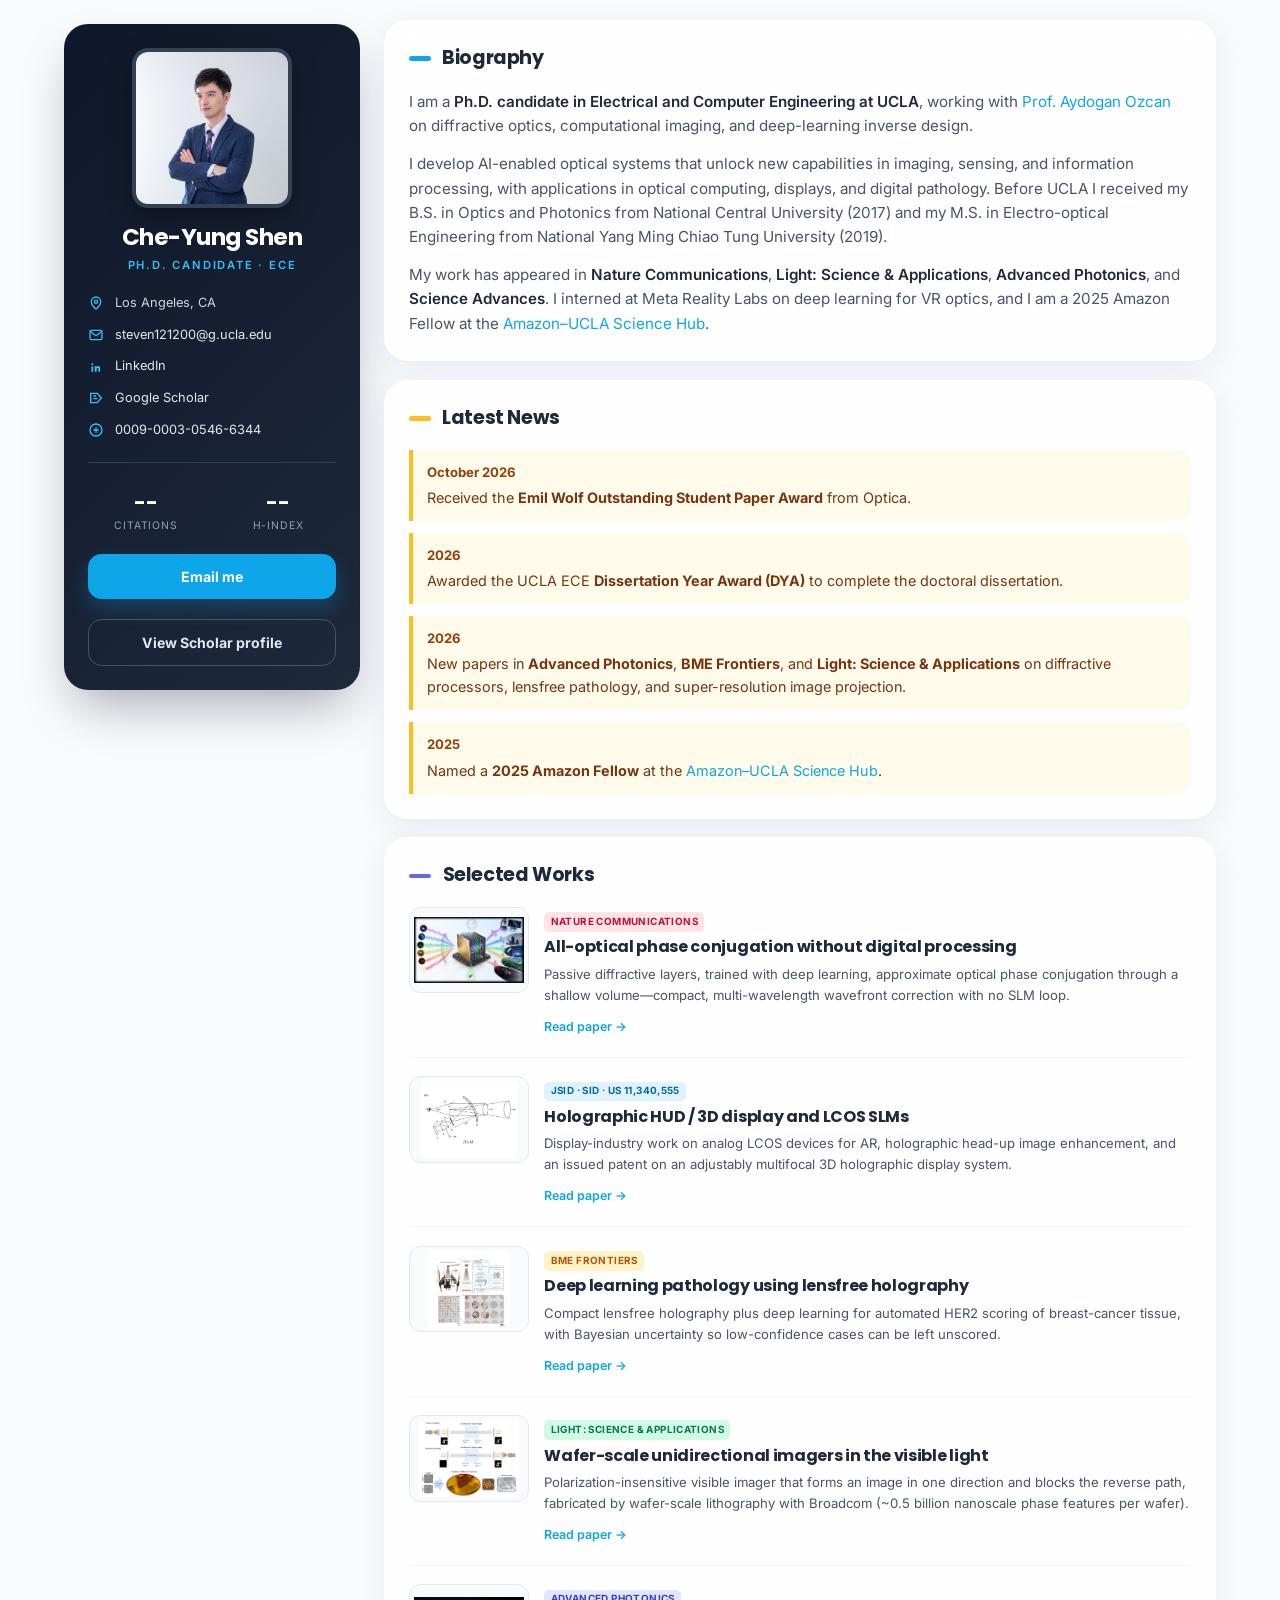
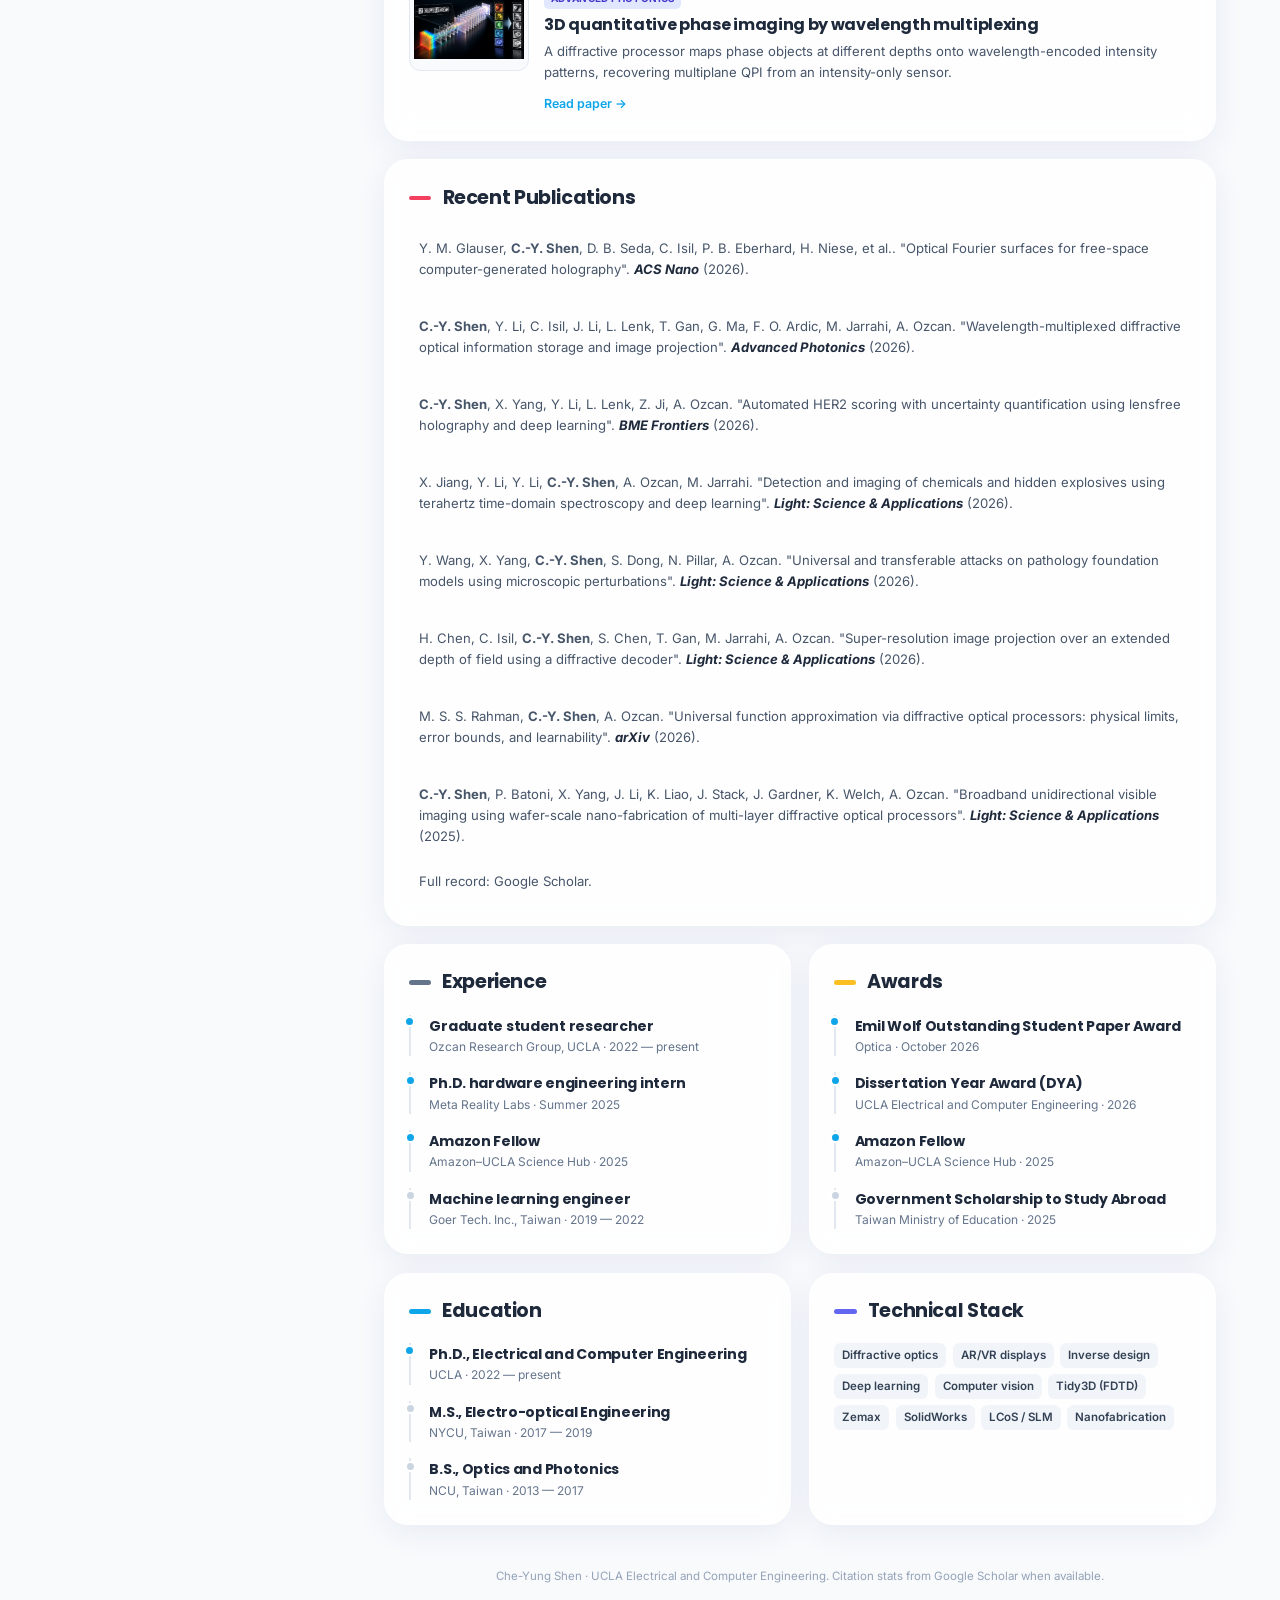
<file: index.html>
<!DOCTYPE html>
<html lang="en">
  <head>
    <meta charset="utf-8" />
    <meta name="viewport" content="width=device-width, initial-scale=1" />
    <title>Che-Yung Shen | Optics, computational imaging, AR/VR</title>
    <meta
      name="description"
      content="Che-Yung Shen is a Ph.D. candidate in Electrical and Computer Engineering at UCLA. His work covers diffractive optics, computational imaging, and AR/VR display hardware."
    />
    <link rel="icon" href="assets/portrait.svg" type="image/svg+xml" />
    <link rel="preconnect" href="https://fonts.googleapis.com" />
    <link rel="preconnect" href="https://fonts.gstatic.com" crossorigin />
    <link
      href="https://fonts.googleapis.com/css2?family=Inter:wght@400;600;700&family=Poppins:wght@600;700&display=swap"
      rel="stylesheet"
    />
    <link rel="stylesheet" href="styles.css" />
  </head>
  <body>
    <a class="skip" href="#biography">Skip to content</a>

    <div class="page">
      <aside class="sidebar">
        <div class="sidebar-inner">
          <div class="portrait">
            <img
              src="assets/portrait.jpg"
              alt="Che-Yung Shen in a navy three-piece suit, standing against a light grey background"
            />
          </div>
          <h1>Che-Yung Shen</h1>
          <p class="role">Ph.D. Candidate · ECE</p>

          <div class="contact">
            <div class="contact-row">
              <svg viewBox="0 0 24 24" fill="none" stroke="currentColor" stroke-width="2" aria-hidden="true">
                <path d="M12 21s7-5.4 7-11a7 7 0 1 0-14 0c0 5.6 7 11 7 11z" />
                <circle cx="12" cy="10" r="2.4" />
              </svg>
              <span>Los Angeles, CA</span>
            </div>
            <div class="contact-row">
              <svg viewBox="0 0 24 24" fill="none" stroke="currentColor" stroke-width="2" aria-hidden="true">
                <rect x="3" y="5" width="18" height="14" rx="2" />
                <path d="m4 7 8 6 8-6" />
              </svg>
              <a href="mailto:steven121200@g.ucla.edu">steven121200@g.ucla.edu</a>
            </div>
            <div class="contact-row">
              <svg viewBox="0 0 24 24" fill="currentColor" aria-hidden="true">
                <path d="M6.5 9.5A1.5 1.5 0 1 1 6.5 6.5 1.5 1.5 0 0 1 6.5 9.5zM5.2 10.7h2.6V19H5.2zM10 10.7h2.5v1.13h.04c.35-.66 1.2-1.35 2.47-1.35 2.64 0 3.13 1.74 3.13 4V19h-2.6v-3.6c0-.86-.02-1.96-1.2-1.96-1.2 0-1.38.93-1.38 1.9V19H10z" />
              </svg>
              <a href="https://www.linkedin.com/in/che-yung-shen-03609b188" target="_blank" rel="noopener noreferrer">LinkedIn</a>
            </div>
            <div class="contact-row">
              <svg viewBox="0 0 24 24" fill="none" stroke="currentColor" stroke-width="2" aria-hidden="true">
                <path d="M4 19V5h10l6 7-6 7H4z" />
                <path d="M8 9h4M8 13h6" />
              </svg>
              <a href="https://scholar.google.com/citations?user=XcXcmNsAAAAJ&amp;hl=en" target="_blank" rel="noopener noreferrer">Google Scholar</a>
            </div>
            <div class="contact-row">
              <svg viewBox="0 0 24 24" fill="none" stroke="currentColor" stroke-width="2" aria-hidden="true">
                <circle cx="12" cy="12" r="9" />
                <path d="M8 12h8M12 8v8" />
              </svg>
              <a href="https://orcid.org/0009-0003-0546-6344" target="_blank" rel="noopener noreferrer">0009-0003-0546-6344</a>
            </div>
          </div>

          <div class="stats">
            <div>
              <p class="stat-value" id="total-citations">--</p>
              <p class="stat-label">Citations</p>
            </div>
            <div>
              <p class="stat-value" id="h-index">--</p>
              <p class="stat-label">h-index</p>
            </div>
          </div>

          <a class="cta" href="mailto:steven121200@g.ucla.edu">Email me</a>
          <a class="cta cta-ghost" href="https://scholar.google.com/citations?user=XcXcmNsAAAAJ&amp;hl=en" target="_blank" rel="noopener noreferrer">View Scholar profile</a>
        </div>
      </aside>

      <main class="content">
        <section class="card" id="biography">
          <h2 class="section-title"><span class="bar"></span> Biography</h2>
          <div class="prose">
            <p>
              I am a <strong>Ph.D. candidate in Electrical and Computer Engineering at UCLA</strong>,
              working with
              <a href="https://www.ee.ucla.edu/aydogan-ozcan/" target="_blank" rel="noopener noreferrer">Prof. Aydogan Ozcan</a>
              on diffractive optics, computational imaging, and deep-learning inverse design.
            </p>
            <p>
              I develop AI-enabled optical systems that unlock new capabilities in imaging, sensing,
              and information processing, with applications in optical computing, displays, and digital pathology.
              Before UCLA I received my B.S. in Optics and Photonics from National Central University (2017)
              and my M.S. in Electro-optical Engineering from National Yang Ming Chiao Tung University (2019).
            </p>
            <p>
              My work has appeared in <strong>Nature Communications</strong>,
              <strong>Light: Science &amp; Applications</strong>,
              <strong>Advanced Photonics</strong>, and
              <strong>Science Advances</strong>.
              I interned at Meta Reality Labs on deep learning for VR optics, and I am a 2025 Amazon Fellow
              at the
              <a href="https://www.sciencehub.ucla.edu/2025-amazon-fellows/" target="_blank" rel="noopener noreferrer">Amazon–UCLA Science Hub</a>.
            </p>
          </div>
        </section>

        <section class="card" id="news">
          <h2 class="section-title"><span class="bar bar-amber"></span> Latest News</h2>
          <div class="news-list">
            <article class="news">
              <p class="when">October 2026</p>
              <p>Received the <strong>Emil Wolf Outstanding Student Paper Award</strong> from Optica.</p>
            </article>
            <article class="news">
              <p class="when">2026</p>
              <p>Awarded the UCLA ECE <strong>Dissertation Year Award (DYA)</strong> to complete the doctoral dissertation.</p>
            </article>
            <article class="news">
              <p class="when">2026</p>
              <p>
                New papers in <strong>Advanced Photonics</strong>, <strong>BME Frontiers</strong>, and
                <strong>Light: Science &amp; Applications</strong> on diffractive processors, lensfree pathology,
                and super-resolution image projection.
              </p>
            </article>
            <article class="news">
              <p class="when">2025</p>
              <p>
                Named a <strong>2025 Amazon Fellow</strong> at the
                <a href="https://www.sciencehub.ucla.edu/2025-amazon-fellows/" target="_blank" rel="noopener noreferrer">Amazon–UCLA Science Hub</a>.
              </p>
            </article>
          </div>
        </section>

        <section class="card" id="work">
          <h2 class="section-title"><span class="bar bar-indigo"></span> Selected Works</h2>
          <div class="work-list">
            <article class="work-item">
              <img src="assets/work/toc-opc.jpg" alt="Figure: all-optical diffractive processor mapping multi-domain inputs through stacked layers to imaging, sensing, and computing applications" />
              <div>
                <span class="badge badge-rose">Nature Communications</span>
                <h3>All-optical phase conjugation without digital processing</h3>
                <p>
                  Passive diffractive layers, trained with deep learning, approximate optical phase conjugation
                  through a shallow volume—compact, multi-wavelength wavefront correction with no SLM loop.
                </p>
                <a class="read" href="https://doi.org/10.1038/s41467-024-49304-y" target="_blank" rel="noopener noreferrer">Read paper →</a>
              </div>
            </article>
            <article class="work-item">
              <img src="assets/work/toc-lcos.jpg" alt="Patent figure: optical layout of an adjustably multifocal 3D holographic display / HUD system" />
              <div>
                <span class="badge badge-sky">JSID · SID · US 11,340,555</span>
                <h3>Holographic HUD / 3D display and LCOS SLMs</h3>
                <p>
                  Display-industry work on analog LCOS devices for AR, holographic head-up image enhancement,
                  and an issued patent on an adjustably multifocal 3D holographic display system.
                </p>
                <a class="read" href="https://doi.org/10.1002/jsid.881" target="_blank" rel="noopener noreferrer">Read paper →</a>
              </div>
            </article>
            <article class="work-item">
              <img src="assets/work/toc-her2.jpg" alt="Figure: lensfree holography setup and deep-learning pipeline for automated HER2 scoring with uncertainty quantification" />
              <div>
                <span class="badge badge-amber">BME Frontiers</span>
                <h3>Deep learning pathology using lensfree holography</h3>
                <p>
                  Compact lensfree holography plus deep learning for automated HER2 scoring of breast-cancer tissue,
                  with Bayesian uncertainty so low-confidence cases can be left unscored.
                </p>
                <a class="read" href="https://doi.org/10.34133/bmef.0278" target="_blank" rel="noopener noreferrer">Read paper →</a>
              </div>
            </article>
            <article class="work-item">
              <img src="assets/work/toc-unidirectional.jpg" alt="TOC figure: unidirectional visible imager, forward imaging versus reverse blocking, and wafer-scale diffractive processors" />
              <div>
                <span class="badge badge-emerald">Light: Science &amp; Applications</span>
                <h3>Wafer-scale unidirectional imagers in the visible light</h3>
                <p>
                  Polarization-insensitive visible imager that forms an image in one direction and blocks the reverse path,
                  fabricated by wafer-scale lithography with Broadcom (~0.5 billion nanoscale phase features per wafer).
                </p>
                <a class="read" href="https://doi.org/10.1038/s41377-025-01971-2" target="_blank" rel="noopener noreferrer">Read paper →</a>
              </div>
            </article>
            <article class="work-item">
              <img src="assets/work/toc-qpi.png" alt="Figure: stacked phase objects pass through a wavelength-multiplexed diffractive processor to a color intensity image and recovered multiplane phase maps" />
              <div>
                <span class="badge badge-indigo">Advanced Photonics</span>
                <h3>3D quantitative phase imaging by wavelength multiplexing</h3>
                <p>
                  A diffractive processor maps phase objects at different depths onto wavelength-encoded intensity patterns,
                  recovering multiplane QPI from an intensity-only sensor.
                </p>
                <a class="read" href="https://doi.org/10.1117/1.AP.6.5.056003" target="_blank" rel="noopener noreferrer">Read paper →</a>
              </div>
            </article>
          </div>
        </section>

        <section class="card" id="publications">
          <h2 class="section-title"><span class="bar bar-rose"></span> Recent Publications</h2>
          <div class="compact-list" id="pub-list"></div>
          <p class="pub full-record">
            Full record:
            <a href="https://scholar.google.com/citations?user=XcXcmNsAAAAJ&amp;hl=en" target="_blank" rel="noopener noreferrer">Google Scholar</a>.
          </p>
        </section>

        <div class="two-col">
          <section class="card" id="experience">
            <h2 class="section-title"><span class="bar bar-slate"></span> Experience</h2>
            <div class="timeline">
              <div class="tl-item">
                <h3>Graduate student researcher</h3>
                <p>Ozcan Research Group, UCLA · 2022 — present</p>
              </div>
              <div class="tl-item">
                <h3>Ph.D. hardware engineering intern</h3>
                <p>Meta Reality Labs · Summer 2025</p>
              </div>
              <div class="tl-item">
                <h3>Amazon Fellow</h3>
                <p>Amazon–UCLA Science Hub · 2025</p>
              </div>
              <div class="tl-item is-muted">
                <h3>Machine learning engineer</h3>
                <p>Goer Tech. Inc., Taiwan · 2019 — 2022</p>
              </div>
            </div>
          </section>

          <section class="card" id="awards">
            <h2 class="section-title"><span class="bar bar-amber"></span> Awards</h2>
            <div class="timeline">
              <div class="tl-item">
                <h3>Emil Wolf Outstanding Student Paper Award</h3>
                <p>Optica · October 2026</p>
              </div>
              <div class="tl-item">
                <h3>Dissertation Year Award (DYA)</h3>
                <p>UCLA Electrical and Computer Engineering · 2026</p>
              </div>
              <div class="tl-item">
                <h3>Amazon Fellow</h3>
                <p>Amazon–UCLA Science Hub · 2025</p>
              </div>
              <div class="tl-item is-muted">
                <h3>Government Scholarship to Study Abroad</h3>
                <p>Taiwan Ministry of Education · 2025</p>
              </div>
            </div>
          </section>
        </div>

        <div class="two-col">
          <section class="card" id="education">
            <h2 class="section-title"><span class="bar"></span> Education</h2>
            <div class="timeline">
              <div class="tl-item">
                <h3>Ph.D., Electrical and Computer Engineering</h3>
                <p>UCLA · 2022 — present</p>
              </div>
              <div class="tl-item is-muted">
                <h3>M.S., Electro-optical Engineering</h3>
                <p>NYCU, Taiwan · 2017 — 2019</p>
              </div>
              <div class="tl-item is-muted">
                <h3>B.S., Optics and Photonics</h3>
                <p>NCU, Taiwan · 2013 — 2017</p>
              </div>
            </div>
          </section>

          <section class="card" id="skills">
            <h2 class="section-title"><span class="bar bar-indigo"></span> Technical Stack</h2>
            <div class="chips">
              <span class="chip">Diffractive optics</span>
              <span class="chip">AR/VR displays</span>
              <span class="chip">Inverse design</span>
              <span class="chip">Deep learning</span>
              <span class="chip">Computer vision</span>
              <span class="chip">Tidy3D (FDTD)</span>
              <span class="chip">Zemax</span>
              <span class="chip">SolidWorks</span>
              <span class="chip">LCoS / SLM</span>
              <span class="chip">Nanofabrication</span>
            </div>
          </section>
        </div>

        <footer class="site-footer">
          Che-Yung Shen · UCLA Electrical and Computer Engineering.
          Citation stats from Google Scholar when available.
        </footer>
      </main>
    </div>

    <script src="data/publications.js"></script>
    <script src="script.js"></script>
  </body>
</html>
</file>
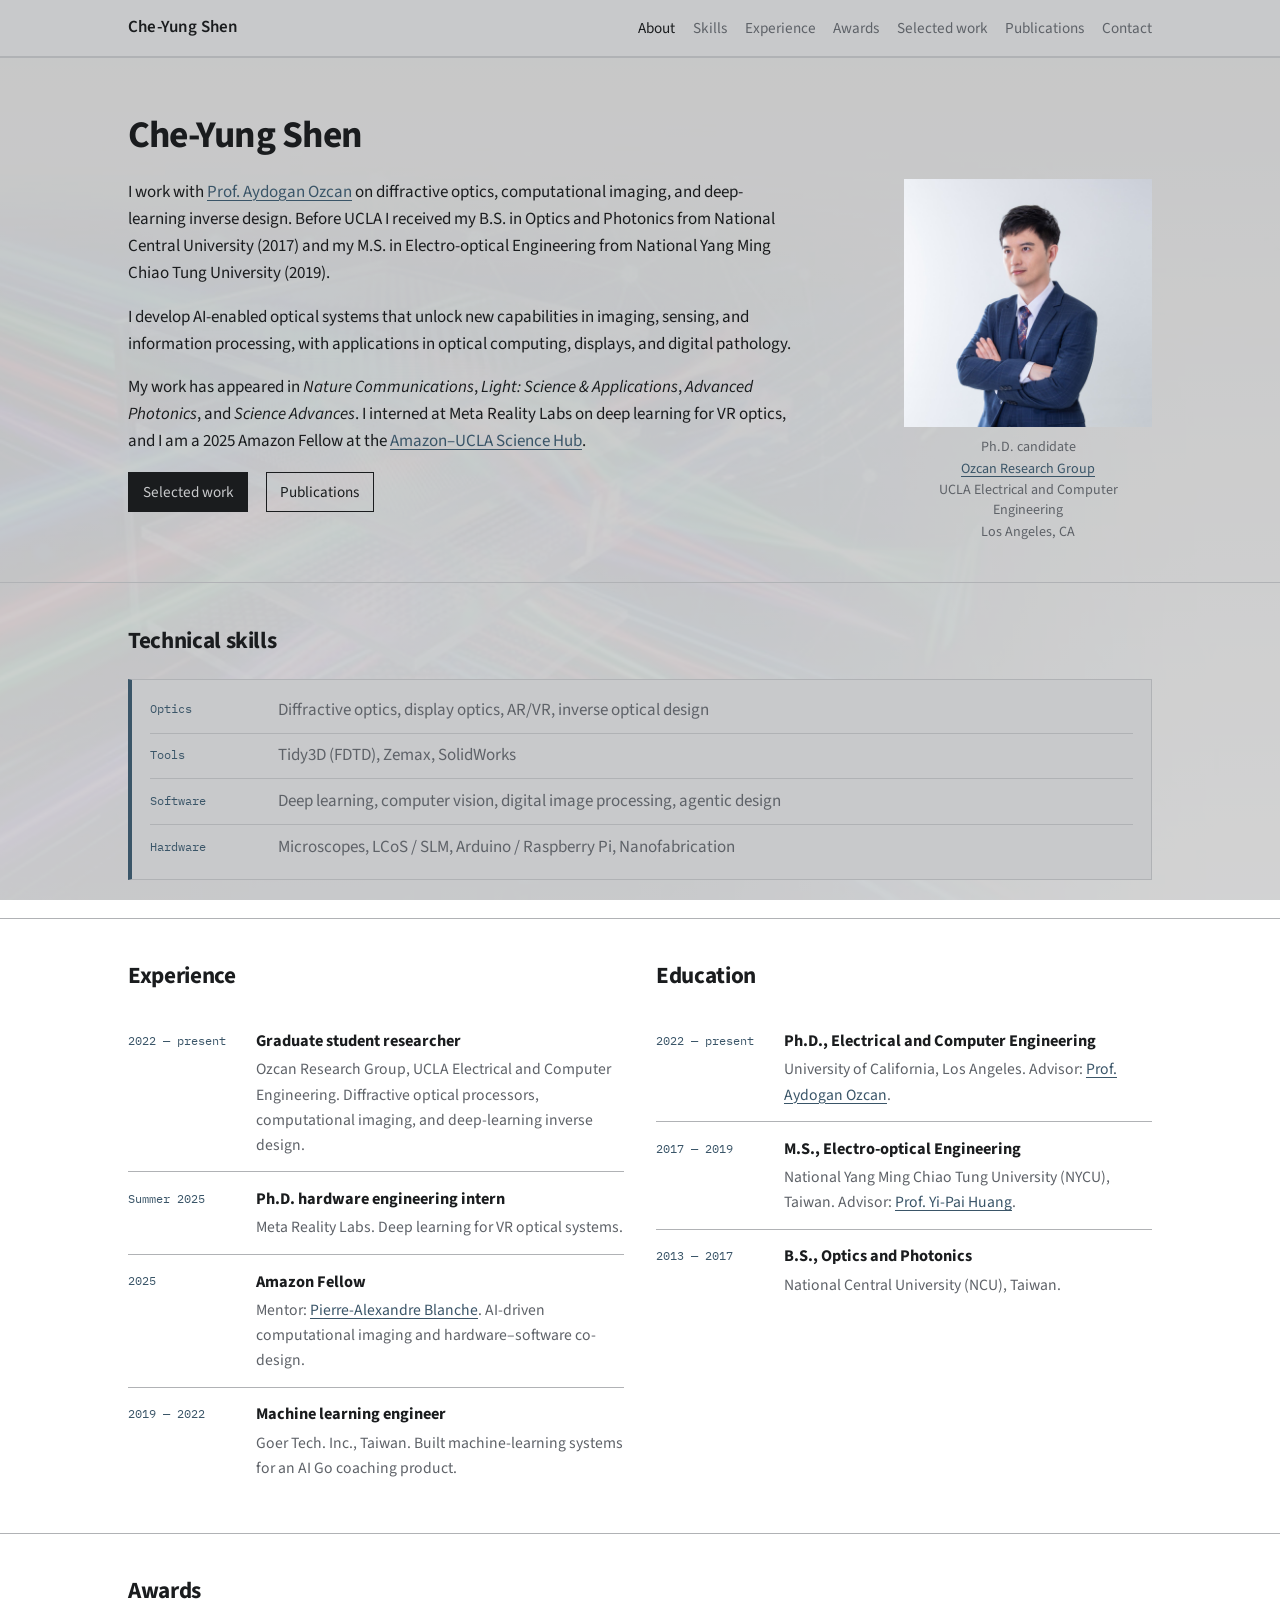
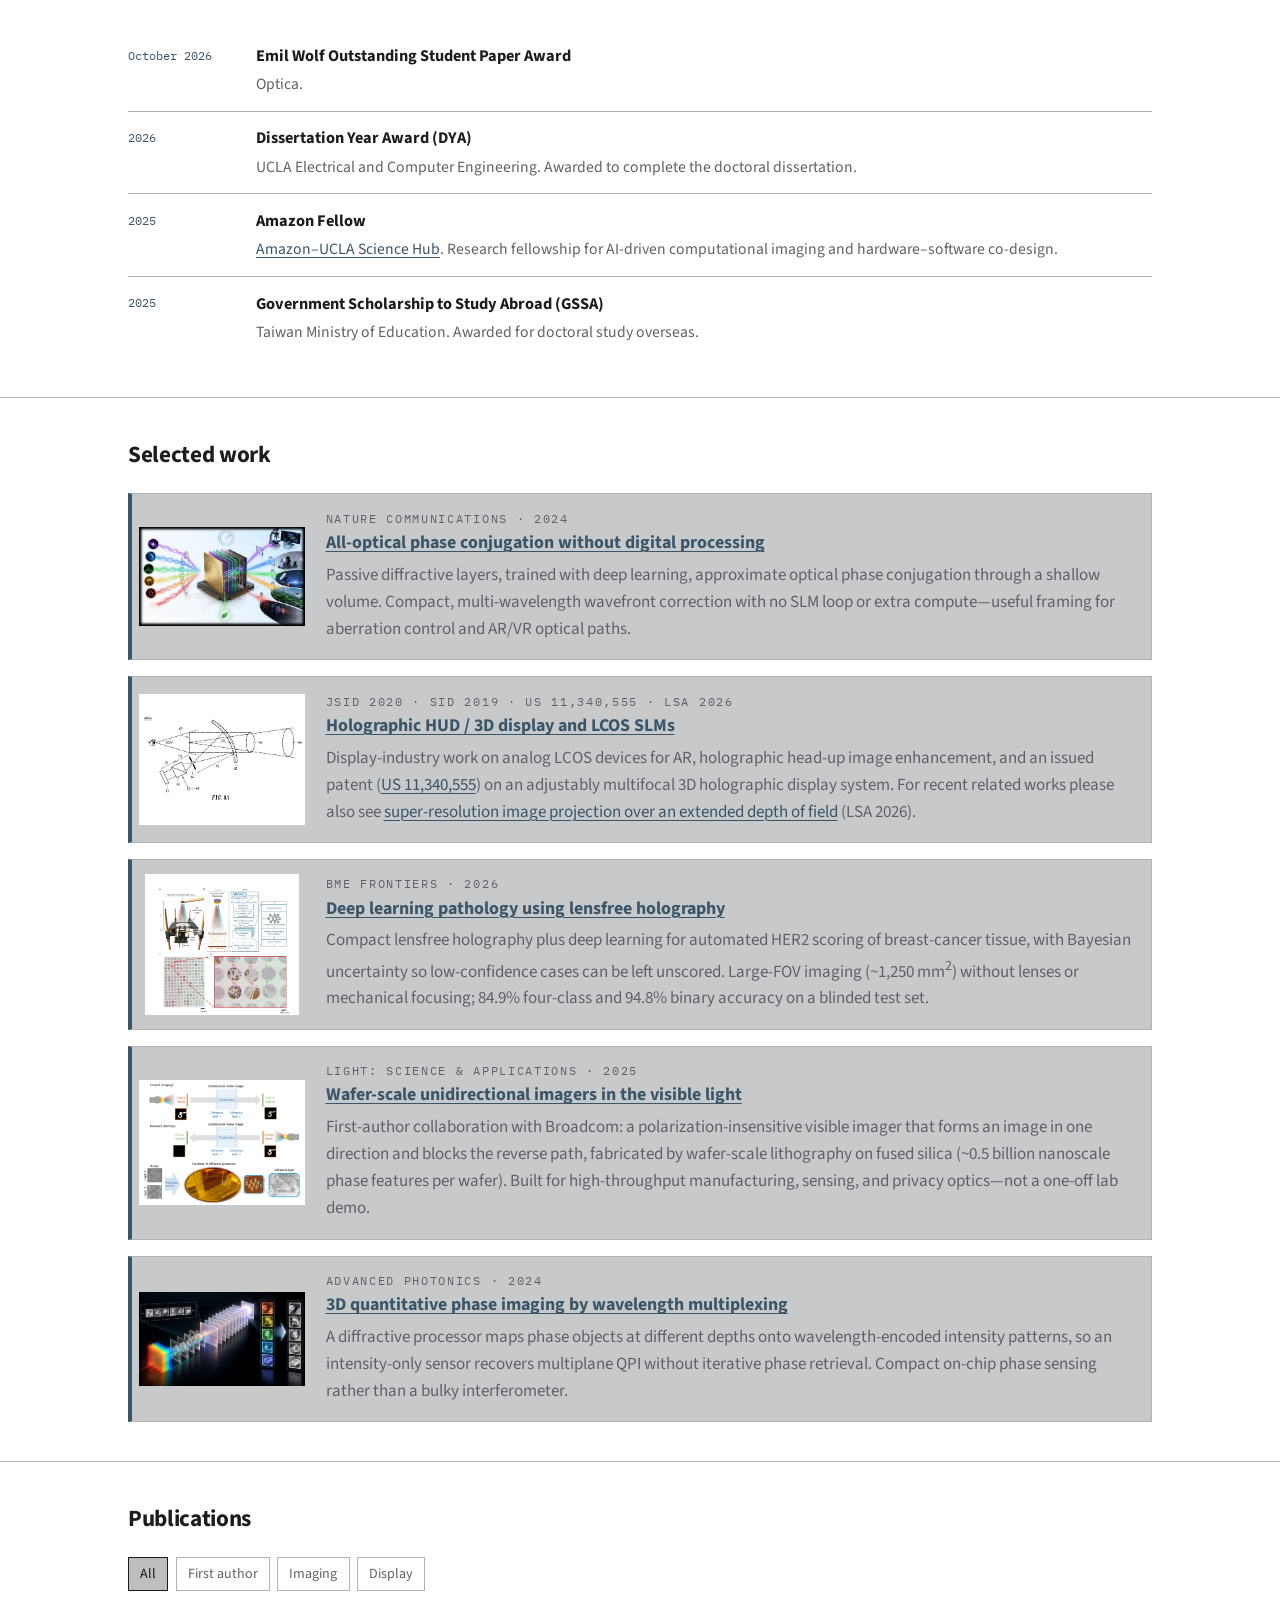
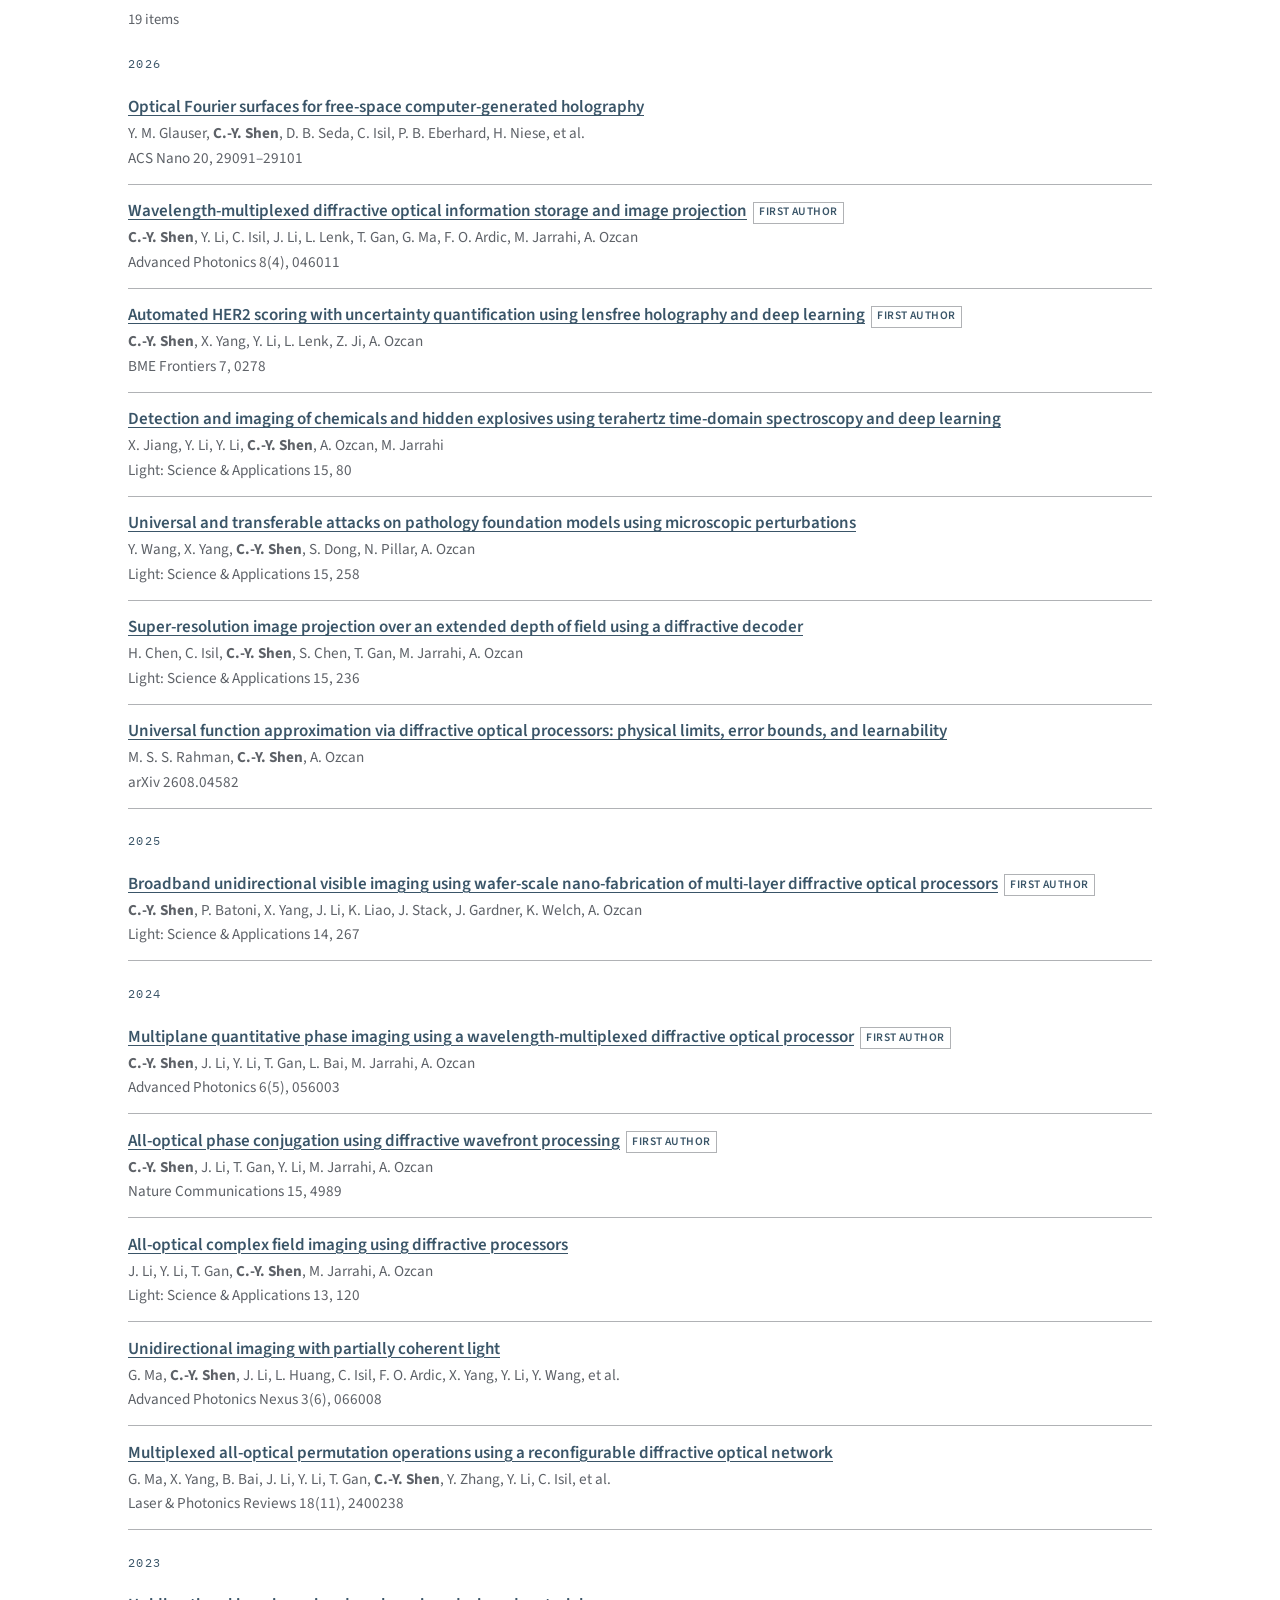
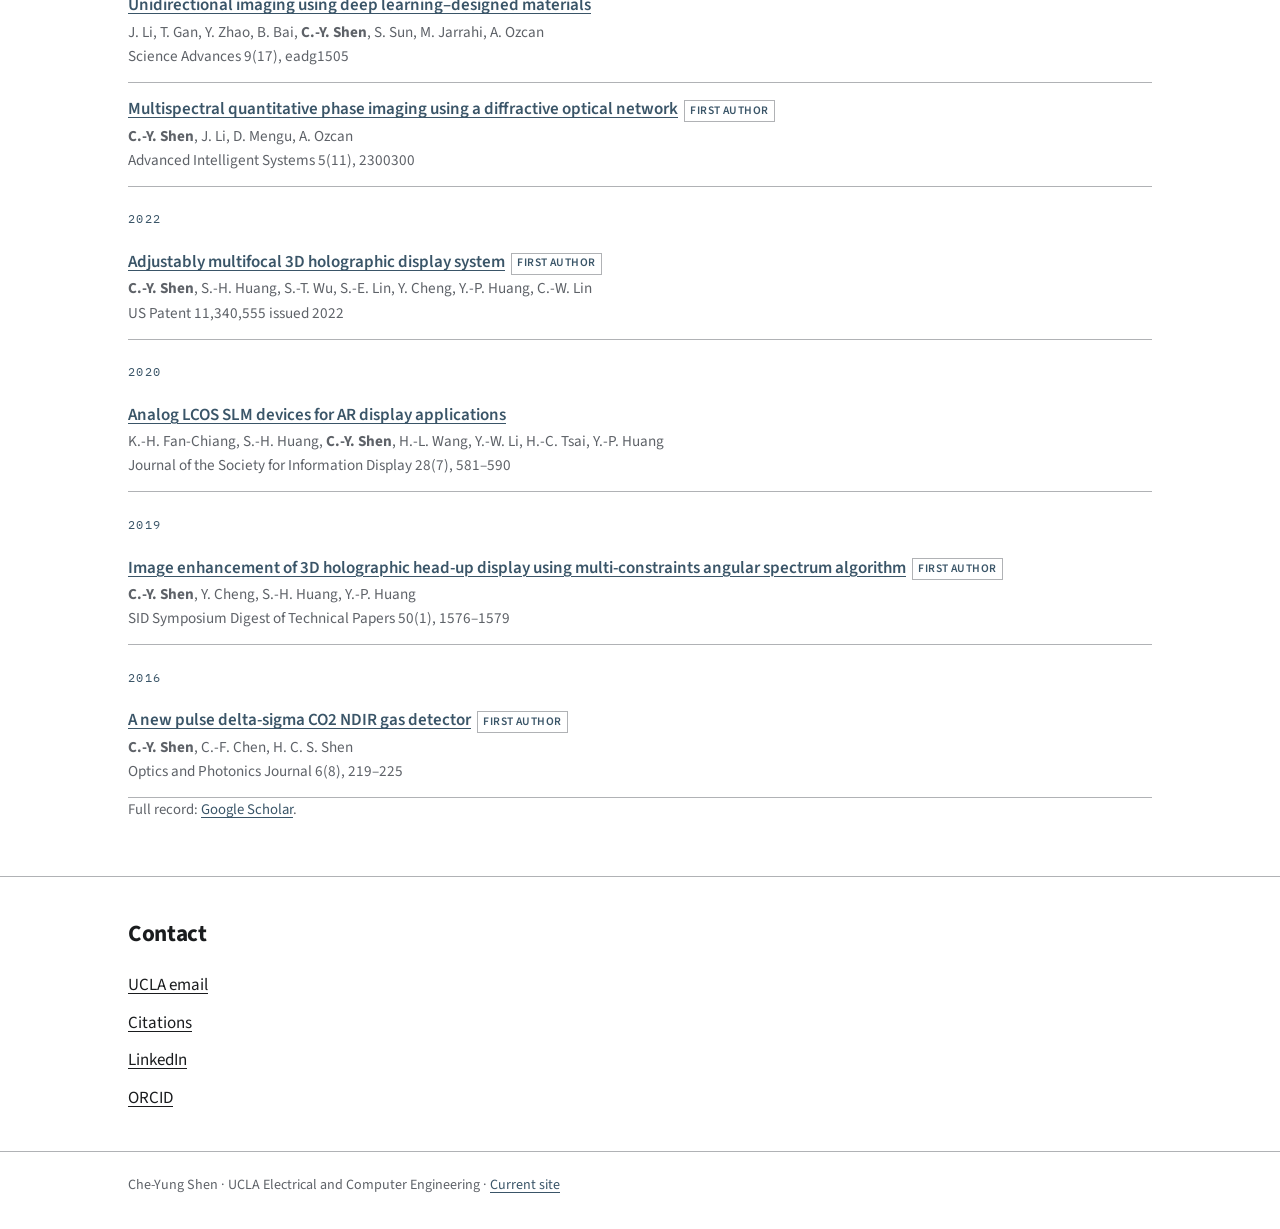
<file: deprecated/index.html>
<!DOCTYPE html>
<html lang="en">
  <head>
    <meta charset="utf-8" />
    <meta name="viewport" content="width=device-width, initial-scale=1" />
    <title>Che-Yung Shen — Optics, computational imaging, AR/VR</title>
    <meta
      name="description"
      content="Che-Yung Shen is a Ph.D. candidate in Electrical and Computer Engineering at UCLA. His work covers diffractive optics, computational imaging, and AR/VR display hardware."
    />
    <link rel="icon" href="../assets/portrait.svg" type="image/svg+xml" />
    <link rel="preconnect" href="https://fonts.googleapis.com" />
    <link rel="preconnect" href="https://fonts.gstatic.com" crossorigin />
    <link
      href="https://fonts.googleapis.com/css2?family=IBM+Plex+Mono:wght@400;500&family=Source+Sans+3:wght@400;600;700&display=swap"
      rel="stylesheet"
    />
    <link rel="stylesheet" href="styles.css" />
  </head>
  <body>
    <a class="skip" href="#about">Skip to content</a>
    <header class="site-header">
      <div class="header-inner">
        <a class="wordmark" href="#about">Che-Yung Shen</a>
        <nav class="site-nav" aria-label="Primary">
          <a href="#about">About</a>
          <a href="#skills">Skills</a>
          <a href="#experience">Experience</a>
          <a href="#awards">Awards</a>
          <a href="#work">Selected work</a>
          <a href="#publications">Publications</a>
          <a href="#contact">Contact</a>
        </nav>
      </div>
    </header>

    <main>
      <section class="hero" id="about">
        <div class="hero-inner">
          <h1>Che-Yung Shen</h1>
          <div class="hero-grid">
          <div class="prose">
            <p>
              I work with
              <a href="https://www.ee.ucla.edu/aydogan-ozcan/" target="_blank" rel="noopener noreferrer">Prof. Aydogan Ozcan</a>
              on diffractive optics, computational imaging, and deep-learning inverse
              design. Before UCLA I received my B.S. in Optics and Photonics from
              National Central University (2017) and my M.S. in Electro-optical
              Engineering from National Yang Ming Chiao Tung University (2019).
            </p>
            <p>
              I develop AI-enabled optical systems that unlock new capabilities in
              imaging, sensing, and information processing, with applications in
              optical computing, displays, and digital pathology.
            </p>
            <p>
              My work has appeared in
              <em>Nature Communications</em>,
              <em>Light: Science &amp; Applications</em>,
              <em>Advanced Photonics</em>, and
              <em>Science Advances</em>.
              I interned at Meta Reality Labs on deep learning for VR optics, and
              I am a 2025 Amazon Fellow at the
              <a href="https://www.sciencehub.ucla.edu/2025-amazon-fellows/" target="_blank" rel="noopener noreferrer">Amazon–UCLA Science Hub</a>.
            </p>
            <div class="hero-actions">
              <a class="btn" href="#work">Selected work</a>
              <a class="btn btn-ghost" href="#publications">Publications</a>
            </div>
          </div>
          <figure class="portrait">
            <img
              src="../assets/portrait.jpg"
              alt="Che-Yung Shen in a navy three-piece suit, standing against a light grey background"
            />
            <figcaption>
              <span>Ph.D. candidate</span>
              <span>
                <a href="https://innovate.ee.ucla.edu/" target="_blank" rel="noopener noreferrer">Ozcan Research Group</a>
              </span>
              <span>UCLA Electrical and Computer Engineering</span>
              <span>Los Angeles, CA</span>
            </figcaption>
          </figure>
          </div>
        </div>
      </section>

      <section id="skills">
        <div class="section-inner">
          <h2>Technical skills</h2>
          <article class="work-card">
            <div class="skill-row">
              <span class="when">Optics</span>
              <p>Diffractive optics, display optics, AR/VR, inverse optical design</p>
            </div>
            <div class="skill-row">
              <span class="when">Tools</span>
              <p>Tidy3D (FDTD), Zemax, SolidWorks</p>
            </div>
            <div class="skill-row">
              <span class="when">Software</span>
              <p>Deep learning, computer vision, digital image processing, agentic design</p>
            </div>
            <div class="skill-row">
              <span class="when">Hardware</span>
              <p>Microscopes, LCoS / SLM, Arduino / Raspberry Pi, Nanofabrication</p>
            </div>
          </article>
        </div>
      </section>

      <section id="experience">
        <div class="section-inner">
          <div class="cv-grid">
            <div>
              <h2>Experience</h2>
              <div class="cv-item">
                <div class="when">2022 — present</div>
                <div>
                  <h3>Graduate student researcher</h3>
                  <p>Ozcan Research Group, UCLA Electrical and Computer Engineering. Diffractive optical processors, computational imaging, and deep-learning inverse design.</p>
                </div>
              </div>
              <div class="cv-item">
                <div class="when">Summer 2025</div>
                <div>
                  <h3>Ph.D. hardware engineering intern</h3>
                  <p>Meta Reality Labs. Deep learning for VR optical systems.</p>
                </div>
              </div>
              <div class="cv-item">
                <div class="when">2025</div>
                <div>
                  <h3>Amazon Fellow</h3>
                  <p>
                    Mentor:
                    <a href="https://scholar.google.com/citations?user=ambm38YAAAAJ&amp;hl=en" target="_blank" rel="noopener noreferrer">Pierre-Alexandre Blanche</a>.
                    AI-driven computational imaging and hardware–software co-design.
                  </p>
                </div>
              </div>
              <div class="cv-item">
                <div class="when">2019 — 2022</div>
                <div>
                  <h3>Machine learning engineer</h3>
                  <p>Goer Tech. Inc., Taiwan. Built machine-learning systems for an AI Go coaching product.</p>
                </div>
              </div>
            </div>
            <div>
              <h2>Education</h2>
              <div class="cv-item">
                <div class="when">2022 — present</div>
                <div>
                  <h3>Ph.D., Electrical and Computer Engineering</h3>
                  <p>University of California, Los Angeles. Advisor: <a href="https://www.ee.ucla.edu/aydogan-ozcan/" target="_blank" rel="noopener noreferrer">Prof. Aydogan Ozcan</a>.</p>
                </div>
              </div>
              <div class="cv-item">
                <div class="when">2017 — 2019</div>
                <div>
                  <h3>M.S., Electro-optical Engineering</h3>
                  <p>National Yang Ming Chiao Tung University (NYCU), Taiwan. Advisor: <a href="https://scholar.google.com/citations?user=cG-PAosAAAAJ" target="_blank" rel="noopener noreferrer">Prof. Yi-Pai Huang</a>.</p>
                </div>
              </div>
              <div class="cv-item">
                <div class="when">2013 — 2017</div>
                <div>
                  <h3>B.S., Optics and Photonics</h3>
                  <p>National Central University (NCU), Taiwan.</p>
                </div>
              </div>
            </div>
          </div>
        </div>
      </section>

      <section id="awards">
        <div class="section-inner">
          <h2>Awards</h2>
          <div class="cv-item">
            <div class="when">October 2026</div>
            <div>
              <h3>Emil Wolf Outstanding Student Paper Award</h3>
              <p>Optica.</p>
            </div>
          </div>
          <div class="cv-item">
            <div class="when">2026</div>
            <div>
              <h3>Dissertation Year Award (DYA)</h3>
              <p>UCLA Electrical and Computer Engineering. Awarded to complete the doctoral dissertation.</p>
            </div>
          </div>
          <div class="cv-item">
            <div class="when">2025</div>
            <div>
              <h3>Amazon Fellow</h3>
              <p>
                <a href="https://www.sciencehub.ucla.edu/2025-amazon-fellows/" target="_blank" rel="noopener noreferrer">Amazon–UCLA Science Hub</a>.
                Research fellowship for AI-driven computational imaging and hardware–software co-design.
              </p>
            </div>
          </div>
          <div class="cv-item">
            <div class="when">2025</div>
            <div>
              <h3>Government Scholarship to Study Abroad (GSSA)</h3>
              <p>Taiwan Ministry of Education. Awarded for doctoral study overseas.</p>
            </div>
          </div>
        </div>
      </section>

      <section id="work">
        <div class="section-inner">
          <h2>Selected work</h2>
          <div class="work-list">
            <article class="work-card">
              <img class="work-fig" src="../assets/work/toc-opc.jpg" alt="Figure: all-optical diffractive processor mapping multi-domain inputs through stacked layers to imaging, sensing, and computing applications" />
              <div class="work-body">
                <p class="kicker">Nature Communications · 2024</p>
                <h3>
                  <a href="https://doi.org/10.1038/s41467-024-49304-y" target="_blank" rel="noopener noreferrer">All-optical phase conjugation without digital processing</a>
                </h3>
                <p>
                  Passive diffractive layers, trained with deep learning, approximate
                  optical phase conjugation through a shallow volume. Compact,
                  multi-wavelength wavefront correction with no SLM loop or extra
                  compute—useful framing for aberration control and AR/VR optical paths.
                </p>
              </div>
            </article>
            <article class="work-card">
              <img class="work-fig" src="../assets/work/toc-lcos.jpg" alt="Patent figure: optical layout of an adjustably multifocal 3D holographic display / HUD system" />
              <div class="work-body">
                <p class="kicker">JSID 2020 · SID 2019 · US 11,340,555 · LSA 2026</p>
                <h3>
                  <a href="https://doi.org/10.1002/jsid.881" target="_blank" rel="noopener noreferrer">Holographic HUD / 3D display and LCOS SLMs</a>
                </h3>
                <p>
                  Display-industry work on analog LCOS devices for AR, holographic
                  head-up image enhancement, and an issued patent
                  (<a href="https://patents.google.com/patent/US11340555B2" target="_blank" rel="noopener noreferrer">US 11,340,555</a>)
                  on an adjustably multifocal 3D holographic display system.
                  For recent related works please also see
                  <a href="https://doi.org/10.1038/s41377-026-02320-7" target="_blank" rel="noopener noreferrer">super-resolution image projection over an extended depth of field</a>
                  (LSA 2026).
                </p>
              </div>
            </article>
            <article class="work-card">
              <img class="work-fig" src="../assets/work/toc-her2.jpg" alt="Figure: lensfree holography setup and deep-learning pipeline for automated HER2 scoring with uncertainty quantification" />
              <div class="work-body">
                <p class="kicker">BME Frontiers · 2026</p>
                <h3>
                  <a href="https://doi.org/10.34133/bmef.0278" target="_blank" rel="noopener noreferrer">Deep learning pathology using lensfree holography</a>
                </h3>
                <p>
                  Compact lensfree holography plus deep learning for automated HER2
                  scoring of breast-cancer tissue, with Bayesian uncertainty so
                  low-confidence cases can be left unscored. Large-FOV imaging
                  (~1,250 mm<sup>2</sup>) without lenses or mechanical focusing;
                  84.9% four-class and 94.8% binary accuracy on a blinded test set.
                </p>
              </div>
            </article>
            <article class="work-card">
              <img class="work-fig" src="../assets/work/toc-unidirectional.jpg" alt="TOC figure: unidirectional visible imager, forward imaging versus reverse blocking, and wafer-scale diffractive processors" />
              <div class="work-body">
                <p class="kicker">Light: Science &amp; Applications · 2025</p>
                <h3>
                  <a href="https://doi.org/10.1038/s41377-025-01971-2" target="_blank" rel="noopener noreferrer">Wafer-scale unidirectional imagers in the visible light</a>
                </h3>
                <p>
                  First-author collaboration with Broadcom: a polarization-insensitive
                  visible imager that forms an image in one direction and blocks the
                  reverse path, fabricated by wafer-scale lithography on fused silica
                  (~0.5 billion nanoscale phase features per wafer). Built for
                  high-throughput manufacturing, sensing, and privacy optics—not a
                  one-off lab demo.
                </p>
              </div>
            </article>
            <article class="work-card">
              <img class="work-fig" src="../assets/work/toc-qpi.png" alt="Figure: stacked phase objects pass through a wavelength-multiplexed diffractive processor to a color intensity image and recovered multiplane phase maps" />
              <div class="work-body">
                <p class="kicker">Advanced Photonics · 2024</p>
                <h3>
                  <a href="https://doi.org/10.1117/1.AP.6.5.056003" target="_blank" rel="noopener noreferrer">3D quantitative phase imaging by wavelength multiplexing</a>
                </h3>
                <p>
                  A diffractive processor maps phase objects at different depths onto
                  wavelength-encoded intensity patterns, so an intensity-only sensor
                  recovers multiplane QPI without iterative phase retrieval. Compact
                  on-chip phase sensing rather than a bulky interferometer.
                </p>
              </div>
            </article>
          </div>
        </div>
      </section>

      <section id="publications">
        <div class="section-inner">
          <h2>Publications</h2>
          <div class="filters" role="tablist" aria-label="Filter publications">
            <button class="filter is-active" type="button" data-filter="all" aria-pressed="true">All</button>
            <button class="filter" type="button" data-filter="first" aria-pressed="false">First author</button>
            <button class="filter" type="button" data-filter="imaging" aria-pressed="false">Imaging</button>
            <button class="filter" type="button" data-filter="display" aria-pressed="false">Display</button>
          </div>
          <p class="pub-count" id="pub-count"></p>
          <div id="pub-list"></div>
          <p class="pub-count">
            Full record:
            <a href="https://scholar.google.com/citations?user=XcXcmNsAAAAJ&amp;hl=en" target="_blank" rel="noopener noreferrer">Google Scholar</a>.
          </p>
        </div>
      </section>

      <section id="contact">
        <div class="section-inner">
          <h2>Contact</h2>
          <div class="contact-list">
            <a href="mailto:steven121200@g.ucla.edu">UCLA email</a>
            <a href="https://scholar.google.com/citations?user=XcXcmNsAAAAJ&amp;hl=en" target="_blank" rel="noopener noreferrer">Citations</a>
            <a href="https://www.linkedin.com/in/che-yung-shen-03609b188" target="_blank" rel="noopener noreferrer">LinkedIn</a>
            <a href="https://orcid.org/0009-0003-0546-6344" target="_blank" rel="noopener noreferrer">ORCID</a>
          </div>
        </div>
      </section>
    </main>

    <footer class="site-footer">
      <div class="footer-inner">
        Che-Yung Shen · UCLA Electrical and Computer Engineering ·
        <a href="../">Current site</a>
      </div>
    </footer>

    <script src="../data/publications.js"></script>
    <script src="script.js"></script>
  </body>
</html>
</file>
<file: styles.css>
:root {
  --bg: #f8fafc;
  --ink: #1e293b;
  --muted: #64748b;
  --body: #475569;
  --line: #e2e8f0;
  --sky: #0ea5e9;
  --sky-soft: #e0f2fe;
  --card: rgba(255, 255, 255, 0.82);
  --sidebar-from: #0f172a;
  --sidebar-to: #1e293b;
  --max: 72rem;
}

*,
*::before,
*::after {
  box-sizing: border-box;
}

html {
  scroll-behavior: smooth;
}

body {
  margin: 0;
  min-height: 100%;
  color: var(--ink);
  background: var(--bg);
  font-family: Inter, "Segoe UI", sans-serif;
  font-size: 1rem;
  line-height: 1.6;
  -webkit-font-smoothing: antialiased;
}

img {
  max-width: 100%;
  display: block;
}

a {
  color: var(--sky);
  text-decoration: none;
}

a:hover {
  text-decoration: underline;
}

h1,
h2,
h3 {
  font-family: Poppins, Inter, sans-serif;
  font-weight: 700;
  letter-spacing: -0.02em;
}

.skip {
  position: absolute;
  left: 0.75rem;
  top: -3rem;
  background: var(--ink);
  color: #fff;
  padding: 0.4rem 0.7rem;
  z-index: 20;
}

.skip:focus {
  top: 0.75rem;
}

.page {
  width: min(var(--max), calc(100% - 2rem));
  margin: 0 auto;
  padding: 1.25rem 0 2.5rem;
  display: grid;
  grid-template-columns: 18.5rem minmax(0, 1fr);
  gap: 1.5rem;
  align-items: start;
}

.sidebar {
  position: sticky;
  top: 1.5rem;
  background: linear-gradient(135deg, var(--sidebar-from) 0%, var(--sidebar-to) 100%);
  color: #fff;
  border-radius: 1.5rem;
  overflow: hidden;
  box-shadow: 0 25px 50px -12px rgba(15, 23, 42, 0.35);
}

.sidebar-inner {
  padding: 1.5rem;
  text-align: center;
}

.portrait {
  width: 10rem;
  height: 10rem;
  margin: 0 auto 1rem;
  border-radius: 1rem;
  overflow: hidden;
  border: 4px solid #334155;
  box-shadow: 0 10px 25px rgba(0, 0, 0, 0.35);
}

.portrait img {
  width: 100%;
  height: 100%;
  object-fit: cover;
  object-position: center 20%;
}

.sidebar h1 {
  margin: 0 0 0.35rem;
  font-size: 1.45rem;
  line-height: 1.2;
}

.role {
  margin: 0 0 1.1rem;
  color: #38bdf8;
  font-size: 0.7rem;
  font-weight: 600;
  letter-spacing: 0.16em;
  text-transform: uppercase;
}

.contact {
  display: grid;
  gap: 0.7rem;
  text-align: left;
  font-size: 0.8rem;
  color: #cbd5e1;
}

.contact a {
  color: #e2e8f0;
}

.contact a:hover {
  color: #fff;
}

.contact-row {
  display: flex;
  align-items: center;
  gap: 0.7rem;
}

.contact-row svg {
  flex: 0 0 1rem;
  width: 1rem;
  height: 1rem;
  color: #38bdf8;
}

.stats {
  display: grid;
  grid-template-columns: 1fr 1fr;
  gap: 1rem;
  margin-top: 1.4rem;
  padding-top: 1.4rem;
  border-top: 1px solid #334155;
}

.stats p {
  margin: 0;
}

.stat-value {
  font-family: Poppins, Inter, sans-serif;
  font-size: 1.25rem;
  font-weight: 700;
}

.stat-label {
  margin-top: 0.15rem;
  color: #94a3b8;
  font-size: 0.65rem;
  letter-spacing: 0.08em;
  text-transform: uppercase;
}

.cta {
  display: block;
  margin-top: 1.25rem;
  padding: 0.7rem 0.9rem;
  border-radius: 0.85rem;
  background: #0ea5e9;
  color: #fff;
  font-size: 0.88rem;
  font-weight: 700;
  box-shadow: 0 10px 20px rgba(14, 165, 233, 0.25);
}

.cta:hover {
  background: #38bdf8;
  color: #fff;
  text-decoration: none;
}

.cta-ghost {
  background: transparent;
  border: 1px solid #475569;
  box-shadow: none;
  color: #e2e8f0;
}

.cta-ghost:hover {
  background: #1e293b;
  color: #fff;
}

.content {
  display: grid;
  gap: 1.15rem;
}

.card {
  background: var(--card);
  backdrop-filter: blur(12px);
  border: 1px solid rgba(255, 255, 255, 0.45);
  border-radius: 1.5rem;
  padding: 1.4rem 1.5rem 1.5rem;
  box-shadow: 0 8px 32px rgba(31, 38, 135, 0.07);
}

.section-title {
  display: flex;
  align-items: center;
  gap: 0.7rem;
  margin: 0 0 1rem;
  font-size: 1.2rem;
}

.bar {
  width: 1.4rem;
  height: 0.28rem;
  border-radius: 999px;
  background: var(--sky);
}

.bar-amber { background: #fbbf24; }
.bar-indigo { background: #6366f1; }
.bar-rose { background: #f43f5e; }
.bar-slate { background: #64748b; }

.prose p {
  margin: 0 0 0.85rem;
  color: var(--body);
  font-size: 0.95rem;
}

.prose p:last-child {
  margin-bottom: 0;
}

.prose strong {
  color: var(--ink);
  font-weight: 600;
}

.news-list {
  display: grid;
  gap: 0.75rem;
}

.news {
  background: #fffbeb;
  border-left: 4px solid #fbbf24;
  border-radius: 0 0.85rem 0.85rem 0;
  padding: 0.75rem 0.9rem;
  font-size: 0.9rem;
}

.news .when {
  margin: 0 0 0.2rem;
  color: #92400e;
  font-weight: 700;
  font-size: 0.82rem;
}

.news p {
  margin: 0;
  color: #78350f;
}

.work-list,
.compact-list {
  display: grid;
  gap: 1.15rem;
}

.work-item {
  display: grid;
  grid-template-columns: 7.5rem minmax(0, 1fr);
  gap: 0.95rem;
  padding-bottom: 1.15rem;
  border-bottom: 1px solid #f1f5f9;
  transition: transform 0.25s ease;
}

.work-item:last-child {
  padding-bottom: 0;
  border-bottom: 0;
}

.work-item:hover {
  transform: translateY(-2px);
}

.work-item img {
  width: 100%;
  height: 5.4rem;
  object-fit: contain;
  background: #f8fafc;
  border: 1px solid var(--line);
  border-radius: 0.7rem;
  padding: 0.25rem;
}

.badge {
  display: inline-block;
  padding: 0.12rem 0.4rem;
  border-radius: 0.3rem;
  font-size: 0.62rem;
  font-weight: 700;
  letter-spacing: 0.04em;
  text-transform: uppercase;
}

.badge-rose { background: #ffe4e6; color: #be123c; }
.badge-emerald { background: #d1fae5; color: #047857; }
.badge-indigo { background: #e0e7ff; color: #4338ca; }
.badge-amber { background: #fef3c7; color: #b45309; }
.badge-sky { background: #e0f2fe; color: #0369a1; }

.work-item h3 {
  margin: 0.3rem 0 0.35rem;
  font-size: 1rem;
  line-height: 1.3;
}

.work-item p {
  margin: 0 0 0.45rem;
  color: var(--body);
  font-size: 0.82rem;
}

.read {
  font-size: 0.78rem;
  font-weight: 600;
}

.read:hover {
  text-decoration: underline;
}

.pub {
  padding: 0.55rem 0.6rem;
  border-radius: 0.7rem;
  color: var(--body);
  font-size: 0.82rem;
}

.pub:hover {
  background: #f8fafc;
}

.pub a {
  color: inherit;
}

.pub a:hover {
  color: var(--sky);
}

.pub .venue {
  font-style: italic;
  font-weight: 700;
  color: var(--ink);
}

.two-col {
  display: grid;
  grid-template-columns: 1fr 1fr;
  gap: 1.15rem;
}

.timeline {
  display: grid;
  gap: 1rem;
}

.tl-item {
  position: relative;
  padding-left: 1.15rem;
  border-left: 2px solid var(--line);
}

.tl-item::before {
  content: "";
  position: absolute;
  left: -0.4rem;
  top: 0.15rem;
  width: 0.7rem;
  height: 0.7rem;
  border-radius: 50%;
  background: var(--sky);
  border: 2px solid #fff;
}

.tl-item.is-muted::before {
  background: #cbd5e1;
}

.tl-item h3,
.tl-item p {
  margin: 0;
}

.tl-item h3 {
  font-size: 0.88rem;
}

.tl-item p {
  color: var(--muted);
  font-size: 0.75rem;
}

.chips {
  display: flex;
  flex-wrap: wrap;
  gap: 0.4rem;
}

.chip {
  padding: 0.2rem 0.5rem;
  background: #f1f5f9;
  color: #334155;
  border-radius: 0.4rem;
  font-size: 0.72rem;
  font-weight: 600;
}

.full-record {
  margin: 0.4rem 0 0;
}

.site-footer {
  padding: 1.5rem 0 0.5rem;
  color: #94a3b8;
  font-size: 0.72rem;
  text-align: center;
}

@media (max-width: 900px) {
  .page {
    grid-template-columns: 1fr;
  }

  .sidebar {
    position: static;
  }

  .two-col,
  .work-item {
    grid-template-columns: 1fr;
  }

  .work-item img {
    height: 8rem;
    max-width: 16rem;
  }
}
</file>
<file: deprecated/styles.css>
:root {
  --bg: #c8c9cb;
  --paper: #c8c9cb;
  --ink: #1a1c1e;
  --muted: #5e6268;
  --accent: #3a5568;
  --accent-soft: #d2d3d5;
  --line: #b0b2b5;
  --chip: #bcbec0;
  --max: 52rem;
  --wide: 64rem;
}

*,
*::before,
*::after {
  box-sizing: border-box;
}

html {
  scroll-behavior: smooth;
  min-height: 100%;
  background-color: #fff;
  background-image:
    linear-gradient(rgba(255, 255, 255, 0.62), rgba(255, 255, 255, 0.7)),
    url("../assets/bg-optics.jpg");
  background-size: cover;
  background-position: center 28%;
  background-attachment: fixed;
  background-repeat: no-repeat;
}

body {
  margin: 0;
  min-height: 100%;
  color: var(--ink);
  background: rgba(255, 255, 255, 0.28);
  font-family: "Source Sans 3", "Segoe UI", sans-serif;
  font-size: 1.0625rem;
  line-height: 1.6;
  overflow-x: hidden;
}

img {
  max-width: 100%;
  display: block;
}

a {
  color: var(--accent);
  text-decoration-thickness: 1px;
  text-underline-offset: 0.18em;
}

a:hover {
  color: var(--ink);
}

.skip {
  position: absolute;
  left: 0.75rem;
  top: -3rem;
  background: var(--ink);
  color: var(--paper);
  padding: 0.4rem 0.7rem;
  z-index: 20;
}

.skip:focus {
  top: 0.75rem;
}

.site-header {
  position: sticky;
  top: 0;
  z-index: 10;
  background: rgba(200, 201, 203, 0.92);
  backdrop-filter: blur(10px);
  border-bottom: 1px solid var(--line);
}

.header-inner,
.section-inner,
.footer-inner {
  width: min(var(--wide), calc(100% - 2rem));
  margin: 0 auto;
}

.header-inner {
  display: flex;
  align-items: center;
  justify-content: space-between;
  flex-wrap: wrap;
  gap: 0.45rem 1rem;
  min-height: 3.5rem;
  padding: 0.35rem 0;
}

.wordmark {
  color: var(--ink);
  text-decoration: none;
  font-weight: 600;
  letter-spacing: 0.01em;
}

.wordmark:hover {
  color: var(--accent);
}

.site-nav {
  display: flex;
  flex-wrap: wrap;
  gap: 0.35rem 1.1rem;
}

.site-nav a {
  color: var(--muted);
  text-decoration: none;
  font-size: 0.95rem;
}

.site-nav a:hover,
.site-nav a.is-active {
  color: var(--ink);
}

.hero {
  padding: 3.5rem 0 2.5rem;
  scroll-margin-top: 4rem;
}

.hero-inner {
  width: min(var(--wide), calc(100% - 2rem));
  margin: 0 auto;
}

.hero-grid {
  display: grid;
  grid-template-columns: minmax(0, 1fr) 15.5rem;
  gap: 2.75rem;
  align-items: start;
}

.kicker {
  margin: 0 0 0.85rem;
  font-family: "IBM Plex Mono", ui-monospace, monospace;
  font-size: 0.75rem;
  letter-spacing: 0.14em;
  text-transform: uppercase;
  color: var(--accent);
}

.hero h1 {
  margin: 0 0 1.35rem;
  font-size: clamp(1.7rem, 3.6vw, 2.35rem);
  font-weight: 700;
  line-height: 1.15;
  letter-spacing: -0.02em;
  white-space: nowrap;
}

.hero-actions {
  display: flex;
  flex-wrap: wrap;
  gap: 0.7rem 1.1rem;
  margin-top: 0.4rem;
}

.btn {
  display: inline-flex;
  align-items: center;
  border: 1px solid var(--ink);
  background: var(--ink);
  color: var(--paper);
  padding: 0.45rem 0.85rem;
  text-decoration: none;
  font-size: 0.95rem;
}

.btn:hover {
  background: var(--accent);
  border-color: var(--accent);
  color: var(--paper);
}

.btn-ghost {
  background: transparent;
  color: var(--ink);
}

.btn-ghost:hover {
  background: var(--accent-soft);
  color: var(--ink);
  border-color: var(--accent);
}

.portrait {
  margin: 0;
  justify-self: end;
  width: 100%;
}

.portrait img {
  width: 100%;
  aspect-ratio: 1 / 1;
  object-fit: cover;
  object-position: center 20%;
}

.portrait figcaption {
  display: grid;
  gap: 0.12rem;
  margin-top: 0.7rem;
  color: var(--muted);
  font-size: 0.88rem;
  line-height: 1.4;
  text-align: center;
}

section {
  padding: 2.4rem 0;
  border-top: 1px solid var(--line);
  scroll-margin-top: 4rem;
}

h2 {
  margin: 0 0 1.25rem;
  font-size: 1.45rem;
  font-weight: 700;
  letter-spacing: -0.015em;
}

.prose {
  max-width: 42rem;
}

.prose p {
  margin: 0 0 1rem;
  color: var(--ink);
}

.prose p:last-child {
  margin-bottom: 0;
}

.work-list {
  display: grid;
  gap: 1rem;
}

.work-card {
  background: var(--paper);
  border: 1px solid var(--line);
  border-left: 4px solid var(--accent);
  padding: 1.05rem 1.15rem 1.1rem;
  overflow: hidden;
}

.work-card:has(.work-fig) {
  display: grid;
  grid-template-columns: 11.25rem minmax(0, 1fr);
  align-items: stretch;
  padding: 0;
}

.work-fig {
  display: block;
  align-self: center;
  width: 100%;
  height: 9.75rem;
  padding: 0.45rem;
  object-fit: contain;
  object-position: center;
  background: var(--paper);
  box-sizing: border-box;
}

.work-body {
  padding: 0.9rem 1.05rem 1rem 0.85rem;
}

.work-card h3 {
  margin: 0.2rem 0 0.45rem;
  font-size: 1.12rem;
  font-weight: 700;
  line-height: 1.3;
}

.work-card p {
  margin: 0;
  color: var(--muted);
}

.skill-row {
  display: grid;
  grid-template-columns: 7.2rem minmax(0, 1fr);
  gap: 0.8rem;
  padding: 0.55rem 0;
  border-bottom: 1px solid var(--line);
}

.skill-row:first-child {
  padding-top: 0;
}

.skill-row:last-child {
  padding-bottom: 0;
  border-bottom: 0;
}

.skill-row p {
  margin: 0;
}

.cv-grid {
  display: grid;
  grid-template-columns: 1fr 1fr;
  gap: 2rem;
}

.cv-item {
  display: grid;
  grid-template-columns: 7.2rem minmax(0, 1fr);
  gap: 0.8rem;
  padding: 0.85rem 0;
  border-bottom: 1px solid var(--line);
}

.cv-item:last-child {
  border-bottom: 0;
}

.when {
  font-family: "IBM Plex Mono", ui-monospace, monospace;
  font-size: 0.78rem;
  color: var(--accent);
  padding-top: 0.18rem;
}

.cv-item h3 {
  margin: 0 0 0.2rem;
  font-size: 1.02rem;
  font-weight: 700;
}

.cv-item p {
  margin: 0;
  color: var(--muted);
  font-size: 0.98rem;
}

.filters {
  display: flex;
  flex-wrap: wrap;
  gap: 0.45rem;
  margin: 0 0 1.1rem;
}

.filter {
  border: 1px solid var(--line);
  background: transparent;
  color: var(--muted);
  font: inherit;
  font-size: 0.88rem;
  padding: 0.28rem 0.7rem;
  cursor: pointer;
}

.filter:hover,
.filter.is-active {
  border-color: var(--ink);
  color: var(--ink);
  background: var(--chip);
}

.pub-count {
  margin: 0 0 1rem;
  color: var(--muted);
  font-size: 0.92rem;
}

.year-label {
  margin: 1.4rem 0 0.4rem;
  font-family: "IBM Plex Mono", ui-monospace, monospace;
  font-size: 0.78rem;
  letter-spacing: 0.12em;
  text-transform: uppercase;
  color: var(--accent);
}

.pub-list {
  list-style: none;
  margin: 0;
  padding: 0;
}

.pub-item {
  padding: 0.85rem 0;
  border-bottom: 1px solid var(--line);
}

.pub-item .title {
  font-weight: 600;
}

.pub-item .authors,
.pub-item .venue {
  color: var(--muted);
  font-size: 0.95rem;
}

.badge {
  display: inline-block;
  margin-left: 0.35rem;
  padding: 0.05rem 0.35rem;
  border: 1px solid var(--line);
  font-size: 0.72rem;
  letter-spacing: 0.04em;
  text-transform: uppercase;
  color: var(--accent);
  vertical-align: 0.08em;
}

.contact-list {
  display: grid;
  gap: 0.65rem;
  max-width: 36rem;
}

.contact-list a {
  color: var(--ink);
  text-underline-offset: 0.18em;
}

.contact-list a:hover {
  color: var(--accent);
}

.site-footer {
  border-top: 1px solid var(--line);
  padding: 1.4rem 0 2rem;
  color: var(--muted);
  font-size: 0.88rem;
}

@media (max-width: 800px) {
  .hero-grid,
  .cv-grid {
    grid-template-columns: 1fr;
  }

  .portrait {
    max-width: 16rem;
  }

  .cv-item,
  .skill-row {
    grid-template-columns: 1fr;
    gap: 0.2rem;
  }

  .work-card:has(.work-fig) {
    grid-template-columns: 1fr;
  }

  .work-fig {
    height: 9rem;
  }

  .site-nav {
    width: 100%;
    gap: 0.3rem 0.9rem;
  }

  .site-nav a {
    font-size: 0.9rem;
  }
}
</file>
